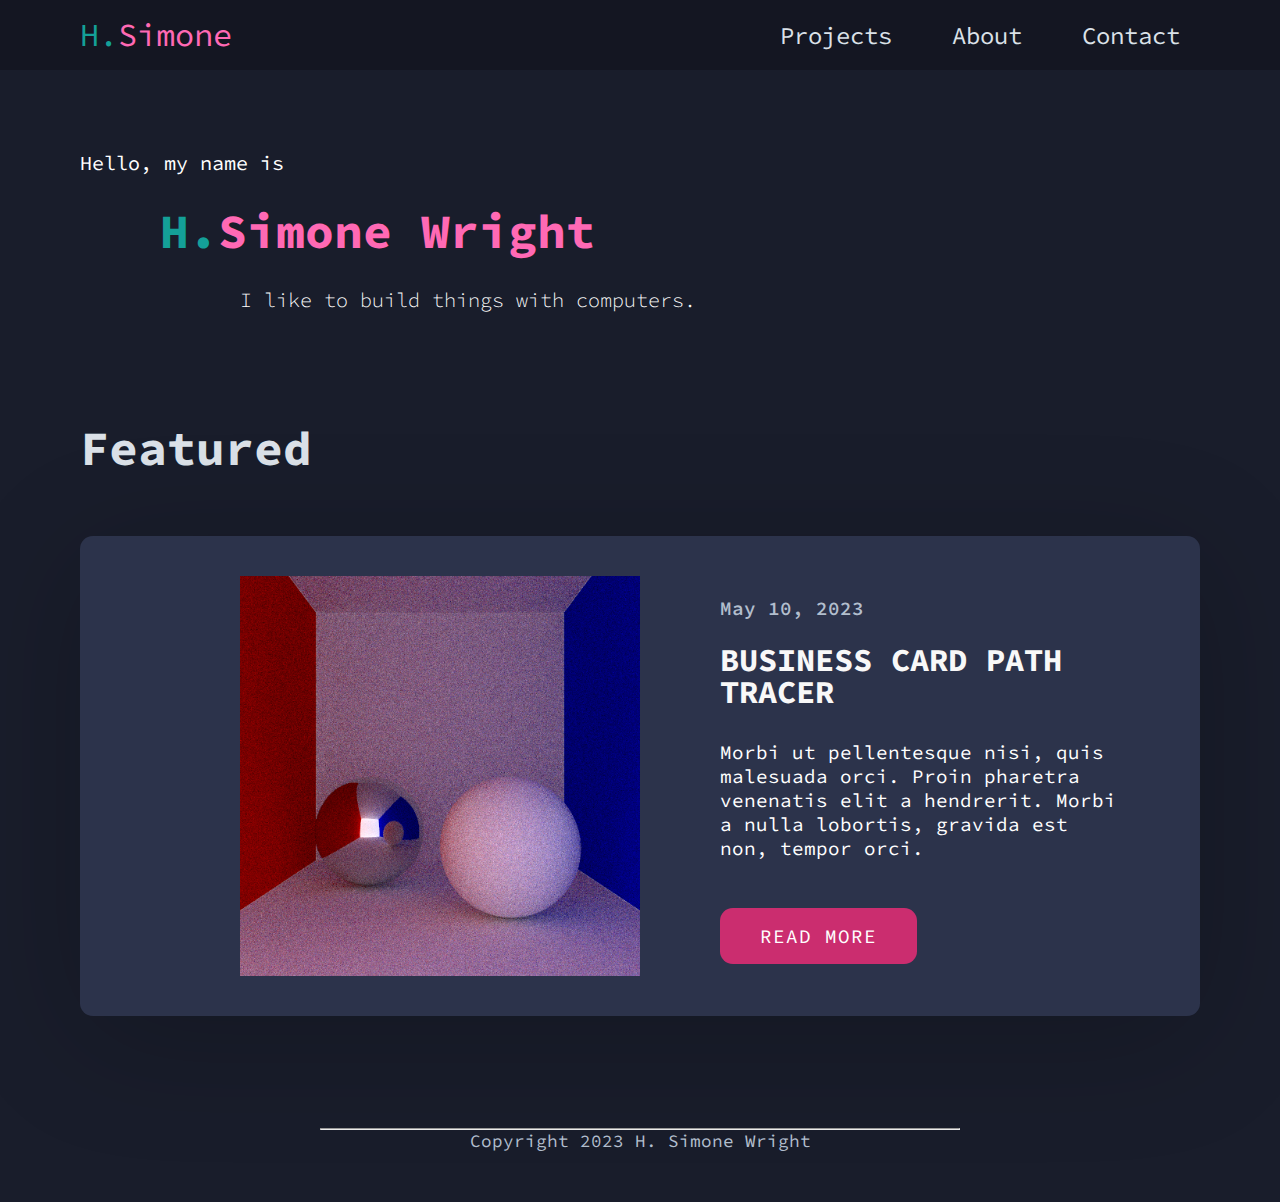
<file: index.html>
<!DOCTYPE html>
<html lang="en">
<head>
    <meta charset="UTF-8">
    <meta http-equiv="X-UA-Compatible" content="IE=edge">
    <meta name="viewport" content="width=device-width, initial-scale=1.0">
    <title>H.Simone</title>
    <link rel="icon" type="image/x-icon" href="/imgs/favicon.ico">
    <link rel="stylesheet" href="styles/style.css">
    <link rel="preconnect" href="https://fonts.googleapis.com">
<link rel="preconnect" href="https://fonts.gstatic.com" crossorigin>
<link rel="stylesheet" href="https://cdnjs.cloudflare.com/ajax/libs/font-awesome/6.2.1/css/all.min.css" integrity="sha512-MV7K8+y+gLIBoVD59lQIYicR65iaqukzvf/nwasF0nqhPay5w/9lJmVM2hMDcnK1OnMGCdVK+iQrJ7lzPJQd1w==" crossorigin="anonymous" referrerpolicy="no-referrer" >
<link href="https://fonts.googleapis.com/css2?family=Source+Code+Pro&display=swap" rel="stylesheet">
</head>
<body class="main-content">
    <header>
        <nav class="nav-bar">
            <a class="nav-branding" href="./">
                <span style="color: #14a098">H.</span><span style="color: #FF69B4">Simone</span>
            </a>
            <ul class="nav-menu">
                <!-- 
                <li class="nav-item">
                    <a href="#" class="nav-link">Blog</a>
                </li>
                -->
                <li class="nav-item">
                    <a href="./projects" class="nav-link">Projects</a>
                </li>
                <li class="nav-item">
                    <a href="./about" class="nav-link">About</a>
                </li>
                <li class="nav-item">
                    <a href="./contact" class="nav-link">Contact</a>
                </li>
            </ul>
            <div class="hamburger">
                <span class="bar"></span>
                <span class="bar"></span>
                <span class="bar"></span>
            </div>
        </nav>
    </header>
    <main>
        <section class="intro">
            Hello, my name is
            <h1 class="section-title section-title-intro">
                <span style="color: #14a098">H.</span>Simone Wright
            </h1>
            <p class="section-subtitle-intro">I like to build things with computers.</p>
            <!--<p class="section-subtitle section-descr-intro">
                Lorem ipsum dolor sit amet, consectetur adipiscing elit.
                Nam fringilla eget libero in blandit. Morbi ut pellentesque nisi, quis malesuada orci.
                Proin pharetra venenatis elit a hendrerit. Morbi a nulla lobortis, gravida est non, tempor orci.
            </p> -->
        </section>
        
        <section class="section projects" id="portfolio">
            <h1 class="section-title">Featured</h1>
            <div class="blog-container">
                <div class="blog-post">
                    <div class="blog-post-img">
                        <a href="./businesscard">
                            <img src="imgs/tempThumbnail.png" alt="Cornell Box">
                        </a>
                    </div>
                    <div class="blog-post-info">
                        <div class="blog-post-card-date">
                            <span>May 10, 2023</span>
                        </div>
                        <h1 class="blog-post-title">Business Card Path Tracer</h1>
                        <p class="blog-post-text">
                            Morbi ut pellentesque nisi, quis malesuada orci.
                            Proin pharetra venenatis elit a hendrerit. Morbi a nulla lobortis, gravida est non, tempor orci.
                        </p>
                        <a href="./businesscard" class="blog-post-cta">Read More</a>
                    </div>
                </div>
            </div>
        </section>
    </main>
    <footer id="footer">
        <hr id="footer-hr">
        Copyright 2023 H. Simone Wright
    </footer>
    <script src="app.js"></script>
</body>
</html>
</file>
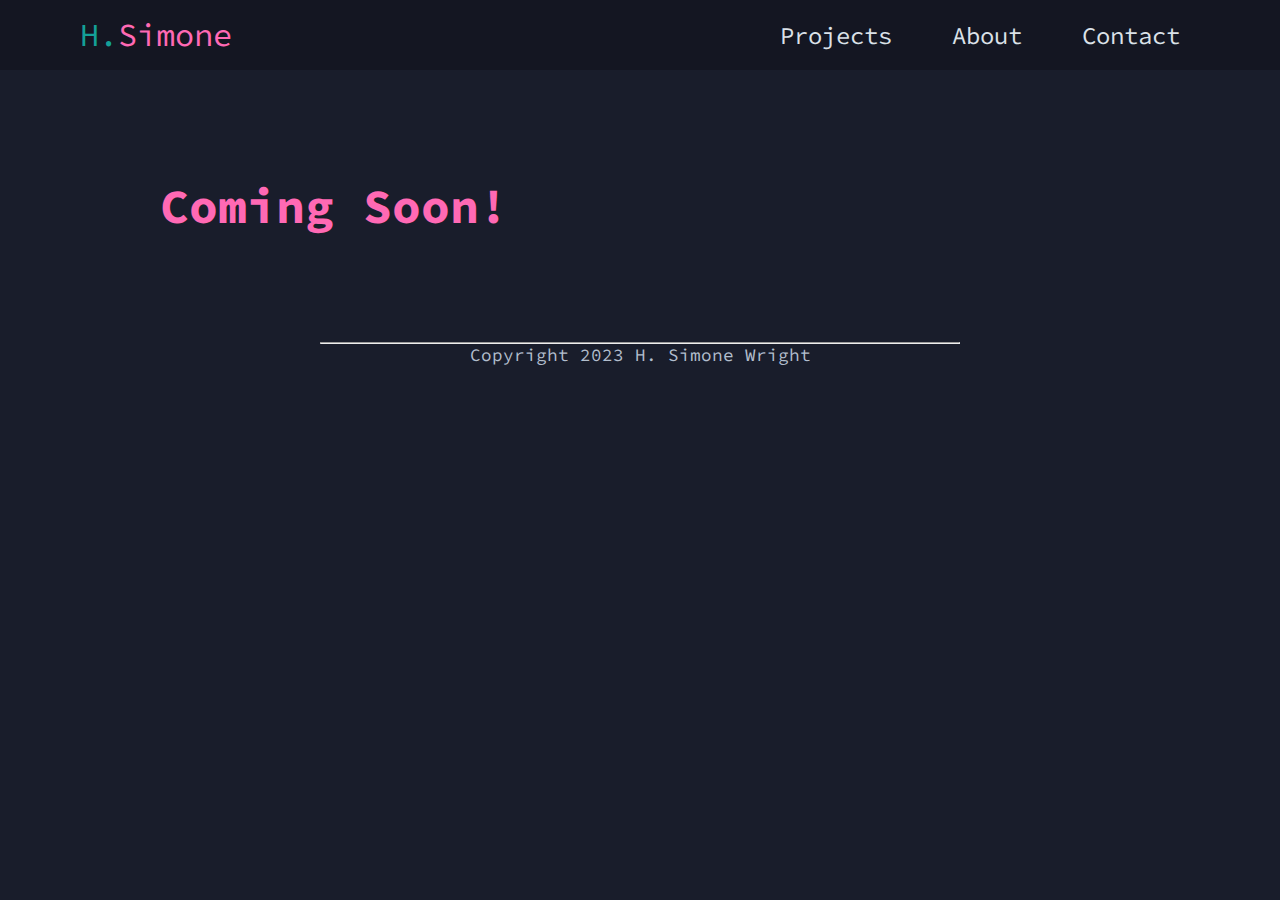
<file: about.html>
<!DOCTYPE html>
<html lang="en">
<head>
    <meta charset="UTF-8">
    <meta http-equiv="X-UA-Compatible" content="IE=edge">
    <meta name="viewport" content="width=device-width, initial-scale=1.0">
    <title>About | H.Simone</title>
    <link rel="icon" type="image/x-icon" href="/imgs/favicon.ico">
    <link rel="stylesheet" href="styles/style.css">
    <link rel="preconnect" href="https://fonts.googleapis.com">
<link rel="preconnect" href="https://fonts.gstatic.com" crossorigin>
<link rel="stylesheet" href="https://cdnjs.cloudflare.com/ajax/libs/font-awesome/6.2.1/css/all.min.css" integrity="sha512-MV7K8+y+gLIBoVD59lQIYicR65iaqukzvf/nwasF0nqhPay5w/9lJmVM2hMDcnK1OnMGCdVK+iQrJ7lzPJQd1w==" crossorigin="anonymous" referrerpolicy="no-referrer" >
<link href="https://fonts.googleapis.com/css2?family=Source+Code+Pro&display=swap" rel="stylesheet">
</head>
<body class="main-content">
    <header>
        <nav class="nav-bar">
            <a class="nav-branding" href="./">
                <span style="color: #14a098">H.</span><span style="color: #FF69B4">Simone</span>
            </a>
            <ul class="nav-menu">
                <!-- 
                <li class="nav-item">
                    <a href="#" class="nav-link">Blog</a>
                </li>
                -->
                <li class="nav-item">
                    <a href="./projects" class="nav-link">Projects</a>
                </li>
                <li class="nav-item">
                    <a href="./about" class="nav-link">About</a>
                </li>
                <li class="nav-item">
                    <a href="./contact" class="nav-link">Contact</a>
                </li>
            </ul>
            <div class="hamburger">
                <span class="bar"></span>
                <span class="bar"></span>
                <span class="bar"></span>
            </div>
        </nav>
    </header>
    <main>
        <section class="blog-intro">
            <h1 class="section-title section-title-intro">
                Coming Soon!
            </h1>
        </section>
        
    </main>
    <footer id="footer">
        <hr id="footer-hr">
        Copyright 2023 H. Simone Wright
    </footer>
    <script src="app.js"></script>
</body>
</html>
</file>
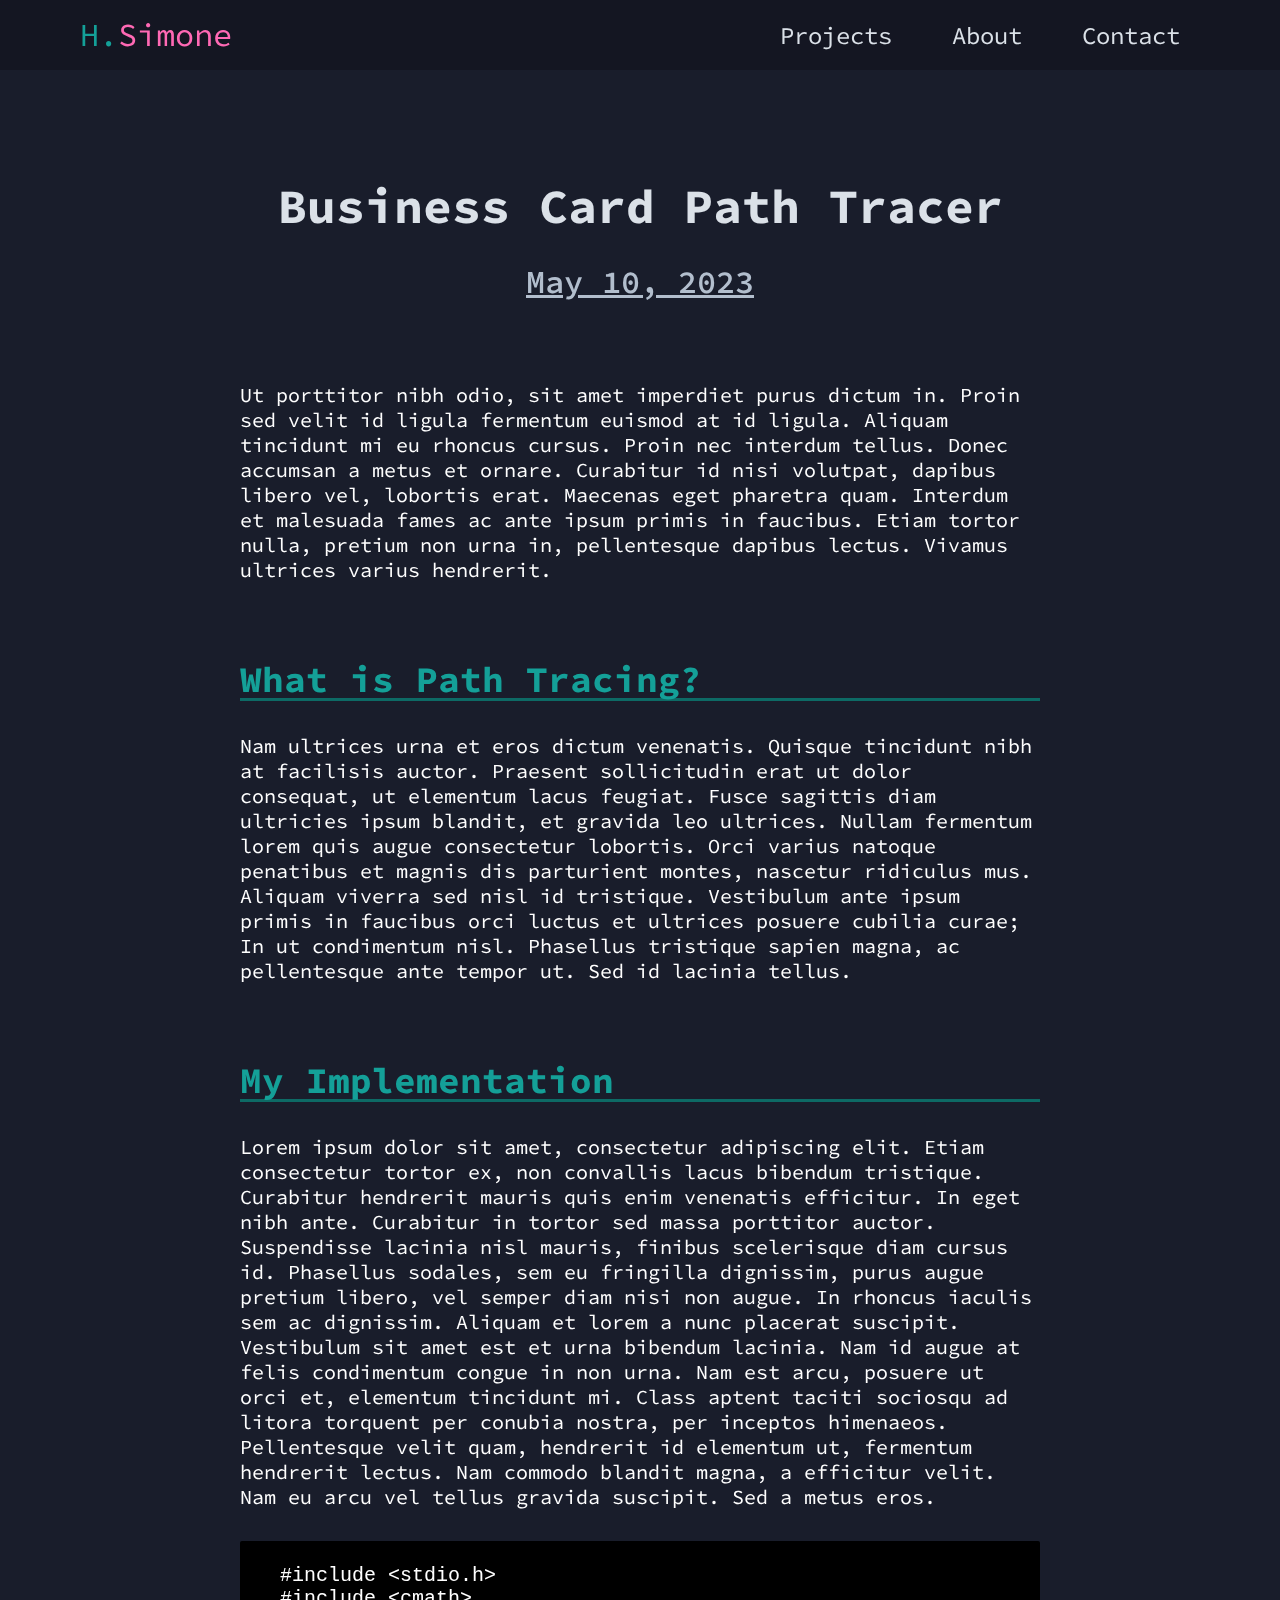
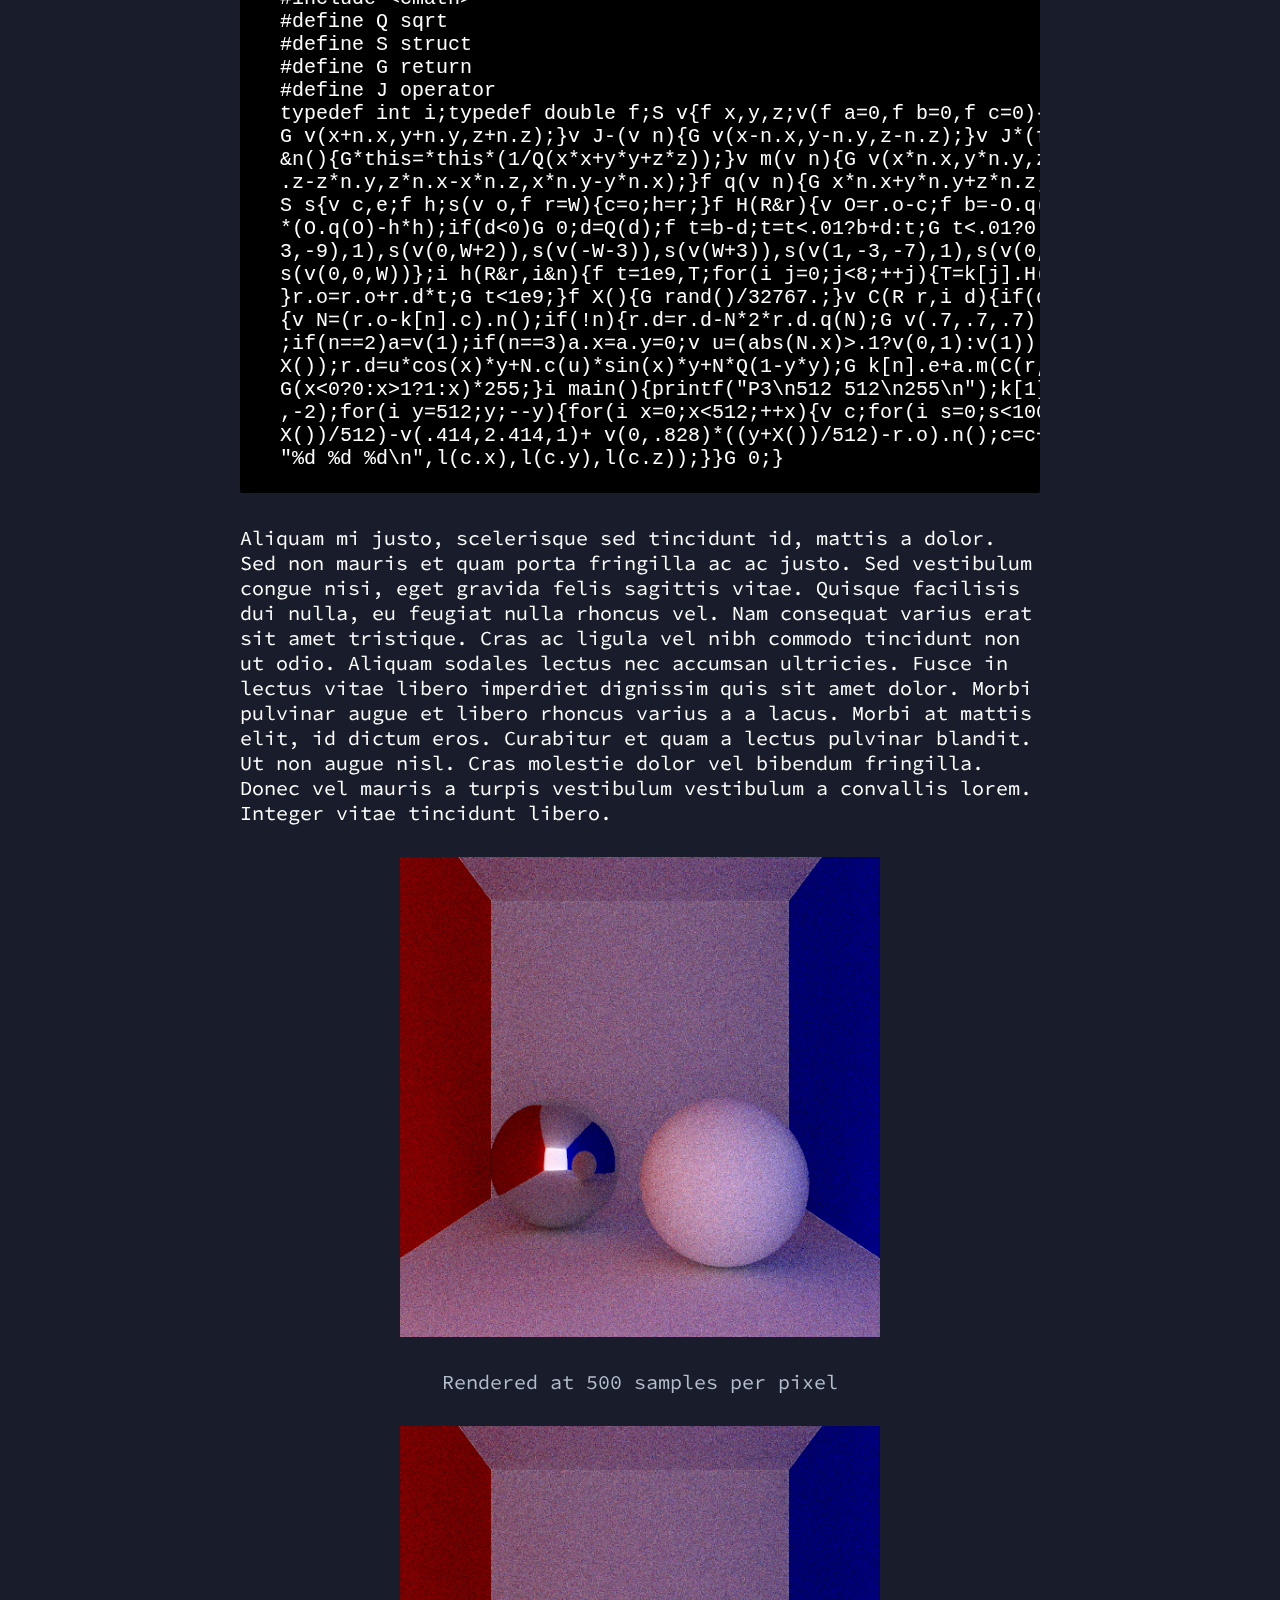
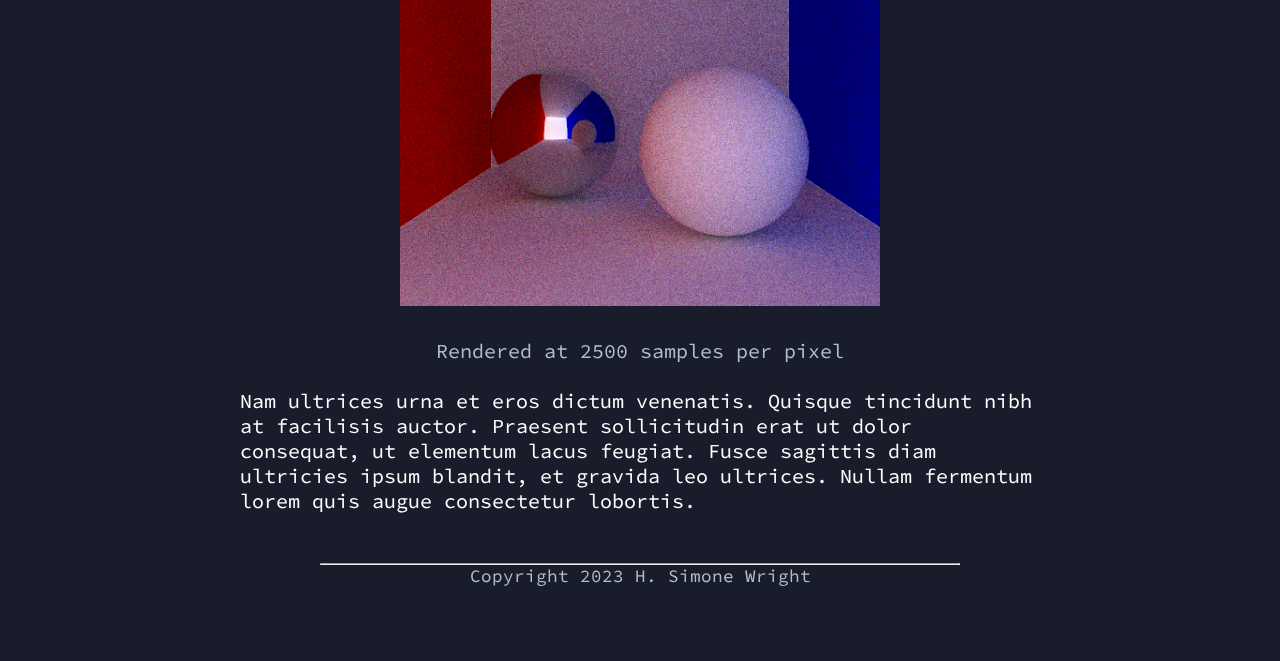
<file: businesscard.html>
<!DOCTYPE html>
<html lang="en">
<head>
    <meta charset="UTF-8">
    <meta http-equiv="X-UA-Compatible" content="IE=edge">
    <meta name="viewport" content="width=device-width, initial-scale=1.0">
    <title>Business Card PT</title>
    <link rel="icon" type="image/x-icon" href="/imgs/favicon.ico">
    <link rel="stylesheet" href="styles/style.css">
    <link rel="preconnect" href="https://fonts.googleapis.com">
<link rel="preconnect" href="https://fonts.gstatic.com" crossorigin>
<link rel="stylesheet" href="https://cdnjs.cloudflare.com/ajax/libs/font-awesome/6.2.1/css/all.min.css" integrity="sha512-MV7K8+y+gLIBoVD59lQIYicR65iaqukzvf/nwasF0nqhPay5w/9lJmVM2hMDcnK1OnMGCdVK+iQrJ7lzPJQd1w==" crossorigin="anonymous" referrerpolicy="no-referrer" >
<link href="https://fonts.googleapis.com/css2?family=Source+Code+Pro&display=swap" rel="stylesheet">
</head>
<body class="main-content">
    <header>
        <nav class="nav-bar">
            <a class="nav-branding" href="./">
                <span style="color: #14a098">H.</span><span style="color: #FF69B4">Simone</span>
            </a>
            <ul class="nav-menu">
                <!-- 
                <li class="nav-item">
                    <a href="#" class="nav-link">Blog</a>
                </li>
                -->
                <li class="nav-item">
                    <a href="./projects" class="nav-link">Projects</a>
                </li>
                <li class="nav-item">
                    <a href="./about" class="nav-link">About</a>
                </li>
                <li class="nav-item">
                    <a href="./contact" class="nav-link">Contact</a>
                </li>
            </ul>
            <div class="hamburger">
                <span class="bar"></span>
                <span class="bar"></span>
                <span class="bar"></span>
            </div>
        </nav>
    </header>
    <main>
        <section class="blog-intro">
            <h1 class="section-title section-title-post">
                Business Card Path Tracer
            </h1>
            <div class="blog-post-date">
                <span>May 10, 2023</span>
            </div>
        </section>
        
        <section class="section blog-post-article" id="portfolio">
            <div class="blog-paragraph">
                <p>
                    Ut porttitor nibh odio, sit amet imperdiet purus dictum in. Proin sed velit id ligula fermentum euismod at id ligula. 
                    Aliquam tincidunt mi eu rhoncus cursus. Proin nec interdum tellus. Donec accumsan a metus et ornare. 
                    Curabitur id nisi volutpat, dapibus libero vel, lobortis erat. Maecenas eget pharetra quam. Interdum et malesuada 
                    fames ac ante ipsum primis in faucibus. 
                    Etiam tortor nulla, pretium non urna in, pellentesque dapibus lectus. Vivamus ultrices varius hendrerit.
                </p>
            </div>
            
            <h1 class="section-subtitle">What is Path Tracing?</h1>
            <div class="blog-paragraph">
                <p>
                    Nam ultrices urna et eros dictum venenatis. Quisque tincidunt nibh at facilisis auctor. Praesent sollicitudin erat 
                    ut dolor consequat, ut elementum lacus feugiat. Fusce sagittis diam ultricies ipsum blandit, et gravida leo ultrices. 
                    Nullam fermentum lorem quis augue consectetur lobortis. Orci varius natoque penatibus et magnis dis parturient 
                    montes, nascetur ridiculus mus. Aliquam viverra sed nisl id tristique. Vestibulum ante ipsum primis in faucibus orci 
                    luctus et ultrices posuere cubilia curae; In ut condimentum nisl. Phasellus tristique sapien magna, ac pellentesque 
                    ante tempor ut. Sed id lacinia tellus.
                </p>
            </div>
            
            <h1 class="section-subtitle">My Implementation</h1>
            <div class="blog-paragraph">
                <p>
                    Lorem ipsum dolor sit amet, consectetur adipiscing elit. Etiam consectetur tortor ex, non convallis lacus bibendum 
                    tristique. Curabitur hendrerit mauris quis enim venenatis efficitur. In eget nibh ante. Curabitur in tortor sed 
                    massa porttitor auctor. Suspendisse lacinia nisl mauris, finibus scelerisque diam cursus id. Phasellus sodales, 
                    sem eu fringilla dignissim, purus augue pretium libero, vel semper diam nisi non augue. In rhoncus iaculis sem ac 
                    dignissim. Aliquam et lorem a nunc placerat suscipit. Vestibulum sit amet est et urna bibendum lacinia. Nam id augue 
                    at felis condimentum congue in non urna. Nam est arcu, posuere ut orci et, elementum tincidunt mi. Class aptent 
                    taciti sociosqu ad litora torquent per conubia nostra, per inceptos himenaeos. Pellentesque velit quam, hendrerit 
                    id elementum ut, fermentum hendrerit lectus. Nam commodo blandit magna, a efficitur velit. 
                    Nam eu arcu vel tellus gravida suscipit. Sed a metus eros.
                    <pre><code>
#include &lt;stdio.h>
#include &lt;cmath&gt;
#define Q sqrt
#define S struct
#define G return
#define J operator
typedef int i;typedef double f;S v{f x,y,z;v(f a=0,f b=0,f c=0){x=a;y=b;z=c;}v J+(v n){
G v(x+n.x,y+n.y,z+n.z);}v J-(v n){G v(x-n.x,y-n.y,z-n.z);}v J*(f n){G v(x*n,y*n,z*n);}v
&n(){G*this=*this*(1/Q(x*x+y*y+z*z));}v m(v n){G v(x*n.x,y*n.y,z*n.z);}v c(v n){G v(y*n
.z-z*n.y,z*n.x-x*n.z,x*n.y-y*n.x);}f q(v n){G x*n.x+y*n.y+z*n.z;}};S R{v o,d;};i W=1e3;
S s{v c,e;f h;s(v o,f r=W){c=o;h=r;}f H(R&r){v O=r.o-c;f b=-O.q(r.d);f d=b*b-r.d.q(r.d)
*(O.q(O)-h*h);if(d&lt;0)G 0;d=Q(d);f t=b-d;t=t&lt;.01?b+d:t;G t&lt;.01?0:t;}};s k[8]={s(v(-1.3,-
3,-9),1),s(v(0,W+2)),s(v(-W-3)),s(v(W+3)),s(v(1,-3,-7),1),s(v(0,-W-4)),s(v(0,0,-W-12)),
s(v(0,0,W))};i h(R&r,i&n){f t=1e9,T;for(i j=0;j&lt;8;++j){T=k[j].H(r);if(T&&T&lt;t){t=T;n=j;}
}r.o=r.o+r.d*t;G t&lt;1e9;}f X(){G rand()/32767.;}v C(R r,i d){if(d&lt;0)G v();i n;if(h(r,n))
{v N=(r.o-k[n].c).n();if(!n){r.d=r.d-N*2*r.d.q(N);G v(.7,.7,.7).m(C(r,d-1));}v a(1,1,1)
;if(n==2)a=v(1);if(n==3)a.x=a.y=0;v u=(abs(N.x)&gt;.1?v(0,1):v(1)).c(N).n();f x=6*X(),y=Q(
X());r.d=u*cos(x)*y+N.c(u)*sin(x)*y+N*Q(1-y*y);G k[n].e+a.m(C(r,d-1));}G v();}i l(f x){
G(x&lt;0?0:x&gt;1?1:x)*255;}i main(){printf("P3\n512 512\n255\n");k[1].e=v(1,1,1);R r;r.o=v(0
,-2);for(i y=512;y;--y){for(i x=0;x&lt;512;++x){v c;for(i s=0;s&lt;100;++s){r.d=(v(.828)*((x+
X())/512)-v(.414,2.414,1)+ v(0,.828)*((y+X())/512)-r.o).n();c=c+C(r,9);}c=c*.01;printf(
"%d %d %d\n",l(c.x),l(c.y),l(c.z));}}G 0;}
                    </code></pre>

                    Aliquam mi justo, scelerisque sed tincidunt id, mattis a dolor. Sed non mauris et quam porta fringilla ac ac justo. 
                    Sed vestibulum congue nisi, eget gravida felis sagittis vitae. Quisque facilisis dui nulla, eu feugiat nulla rhoncus vel. 
                    Nam consequat varius erat sit amet tristique. Cras ac ligula vel nibh commodo tincidunt non ut odio. Aliquam sodales lectus nec 
                    accumsan ultricies. Fusce in lectus vitae libero imperdiet dignissim quis sit amet dolor. Morbi pulvinar augue et libero rhoncus 
                    varius a a lacus. Morbi at mattis elit, id dictum eros. Curabitur et quam a lectus pulvinar blandit. Ut non augue nisl. Cras 
                    molestie dolor vel bibendum fringilla. Donec vel mauris a turpis vestibulum vestibulum a convallis lorem. 
                    Integer vitae tincidunt libero.

                    <img src="imgs/tempThumbnail.png" alt="Cornell Box">
                    <span class="img-descr">Rendered at 500 samples per pixel</span>
                    <img src="imgs/tempThumbnail.png" alt="Cornell Box">
                    <span class="img-descr">Rendered at 2500 samples per pixel</span>
                    <br>
                    Nam ultrices urna et eros dictum venenatis. Quisque tincidunt nibh at facilisis auctor. Praesent sollicitudin erat ut dolor 
                    consequat, ut elementum lacus feugiat. Fusce sagittis diam ultricies ipsum blandit, et gravida leo ultrices. Nullam 
                    fermentum lorem quis augue consectetur lobortis.
                </p>
            </div>
        </section>
    </main>
    <footer id="footer">
        <hr id="footer-hr">
        Copyright 2023 H. Simone Wright
    </footer>

    <script src="app.js"></script>
</body>
</html>
</file>
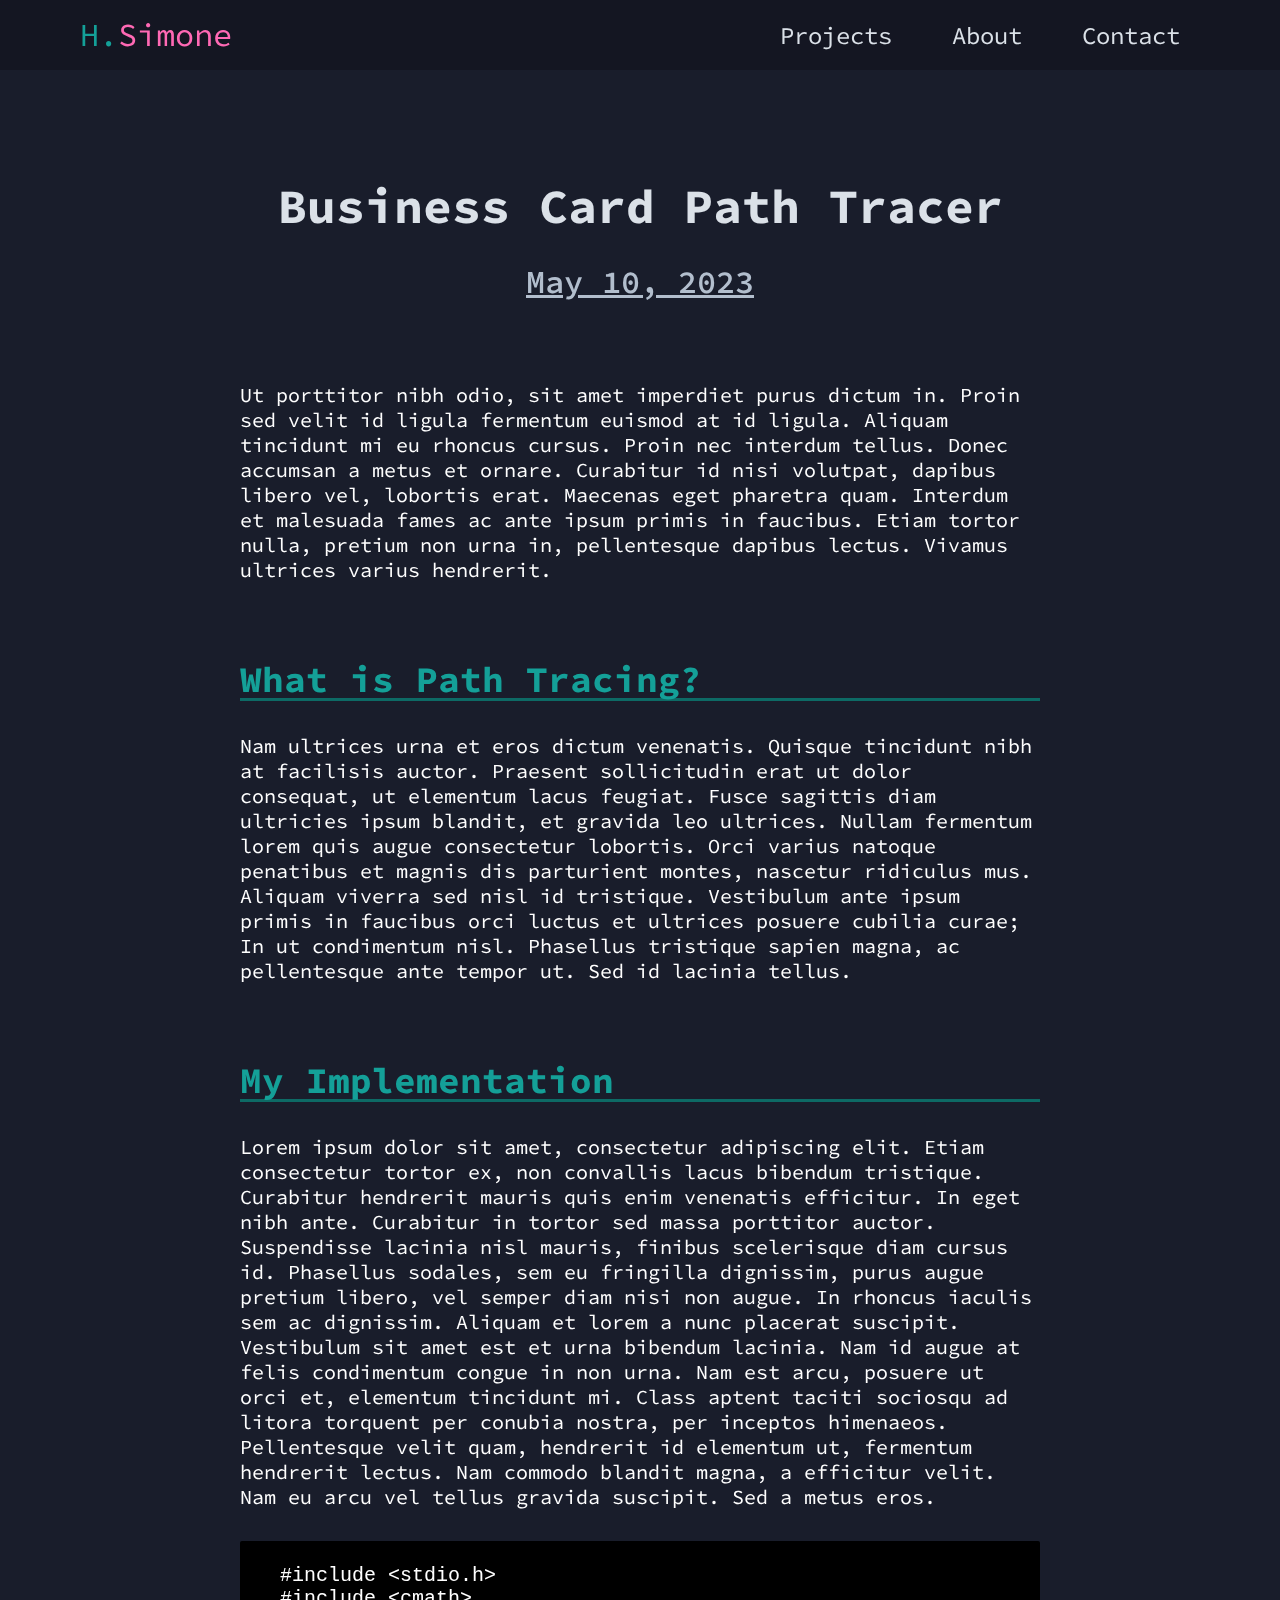
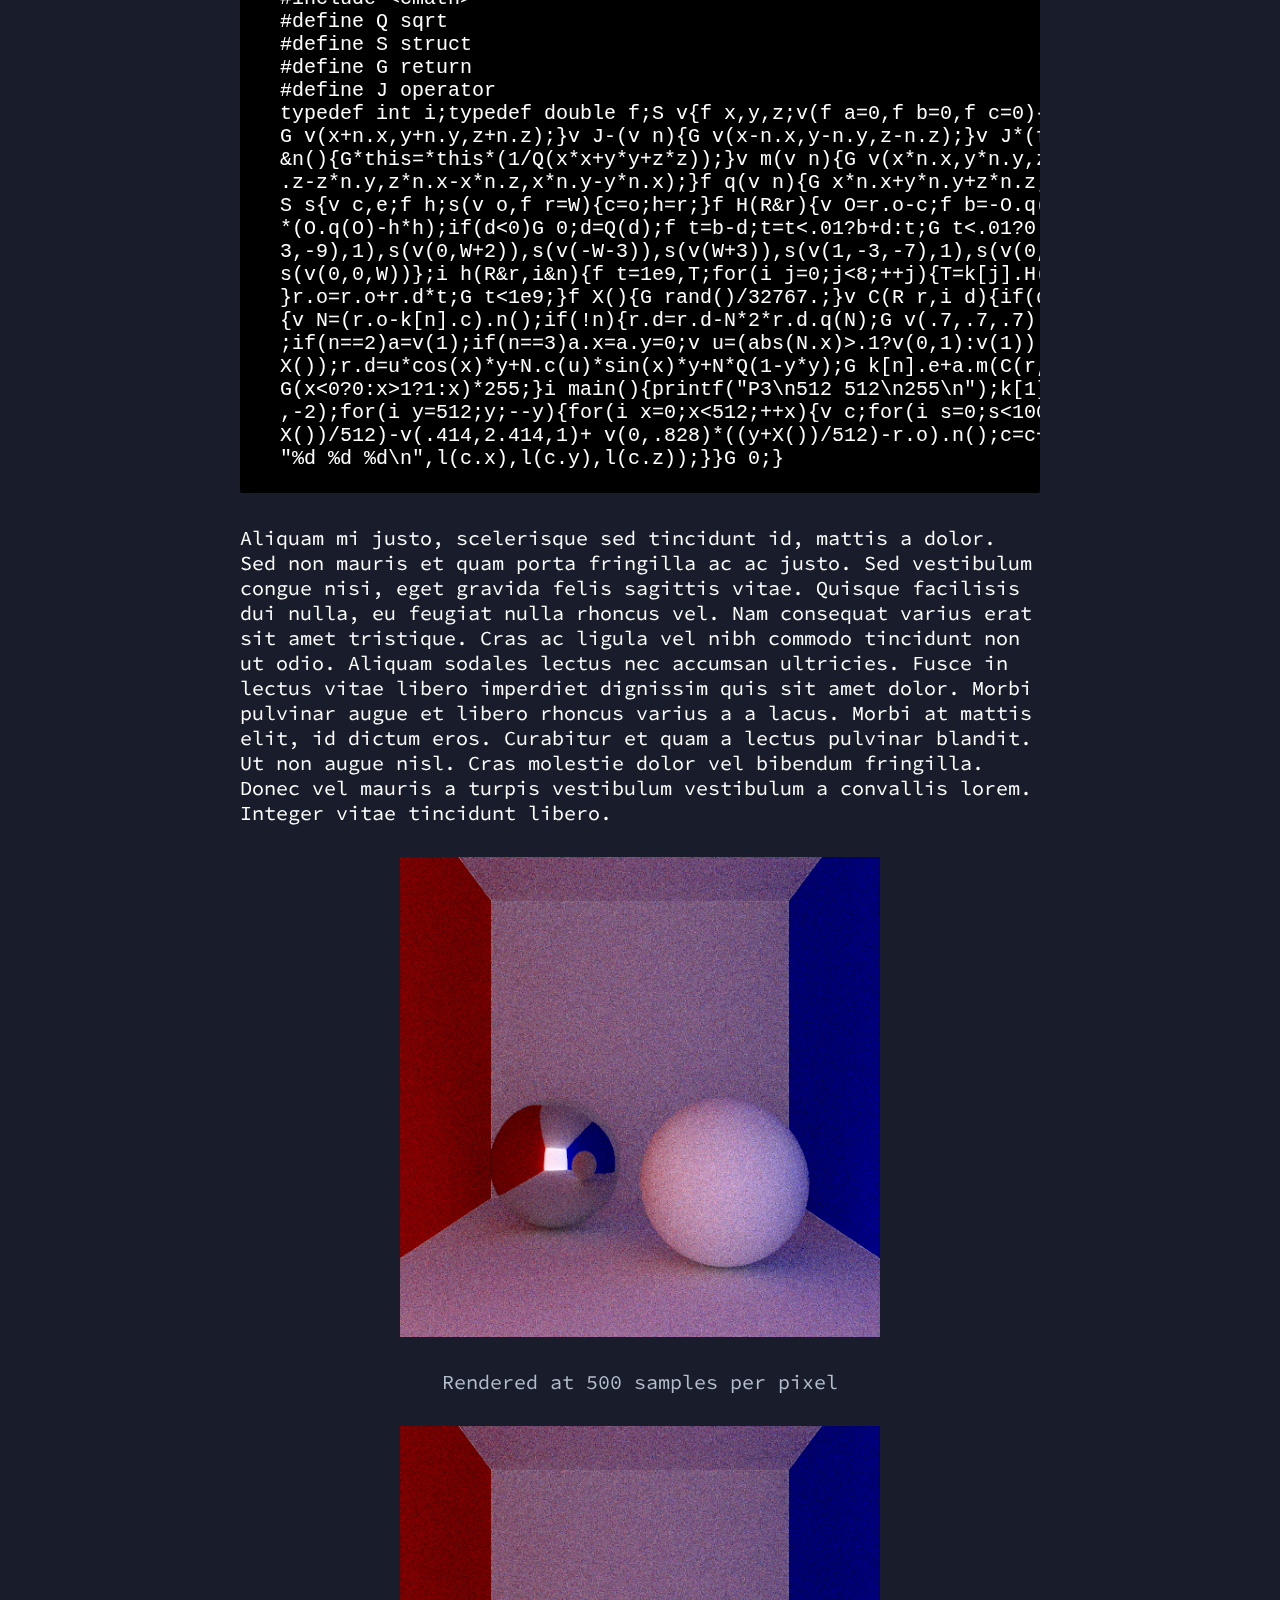
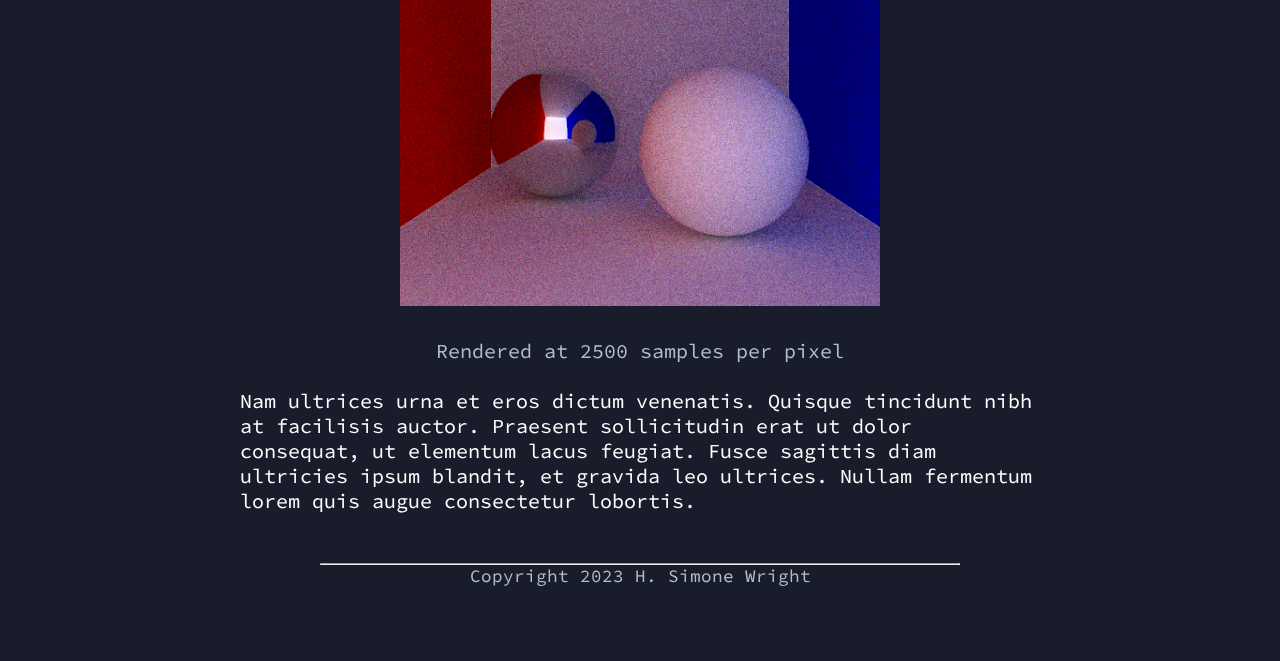
<file: businessCardPT.html>
<!DOCTYPE html>
<html lang="en">
<head>
    <meta charset="UTF-8">
    <meta http-equiv="X-UA-Compatible" content="IE=edge">
    <meta name="viewport" content="width=device-width, initial-scale=1.0">
    <title>Business Card PT</title>
    <link rel="stylesheet" href="styles/style.css">
    <link rel="preconnect" href="https://fonts.googleapis.com">
<link rel="preconnect" href="https://fonts.gstatic.com" crossorigin>
<link rel="stylesheet" href="https://cdnjs.cloudflare.com/ajax/libs/font-awesome/6.2.1/css/all.min.css" integrity="sha512-MV7K8+y+gLIBoVD59lQIYicR65iaqukzvf/nwasF0nqhPay5w/9lJmVM2hMDcnK1OnMGCdVK+iQrJ7lzPJQd1w==" crossorigin="anonymous" referrerpolicy="no-referrer" />
<link href="https://fonts.googleapis.com/css2?family=Source+Code+Pro&display=swap" rel="stylesheet">
</head>
<body class="main-content">
    <header id="home">
        <nav class="nav-bar">
            <a class="nav-branding" href="index.html">
                <span style="color: #14a098">H.</span><span style="color: #FF69B4">Simone</span>
            </a>
            <ul class="nav-menu">
                <!-- 
                <li class="nav-item">
                    <a href="#" class="nav-link">Blog</a>
                </li>
                -->
                <li class="nav-item">
                    <a href="#" class="nav-link">Projects</a>
                </li>
                <li class="nav-item">
                    <a href="#" class="nav-link">About</a>
                </li>
                <li class="nav-item">
                    <a href="#" class="nav-link">Contact</a>
                </li>
            </ul>
            <div class="hamburger">
                <span class="bar"></span>
                <span class="bar"></span>
                <span class="bar"></span>
            </div>
        </nav>
    </header>
    <main>
        <section class="blog-intro">
            <h1 class="section-title section-title-post">
                Business Card Path Tracer
            </h1>
            <div class="blog-post-date">
                <span>May 10, 2023</span>
            </div>
        </section>
        
        <section class="section blog-post-article" id="portfolio">
            <div class="blog-paragraph">
                <p>
                    Ut porttitor nibh odio, sit amet imperdiet purus dictum in. Proin sed velit id ligula fermentum euismod at id ligula. 
                    Aliquam tincidunt mi eu rhoncus cursus. Proin nec interdum tellus. Donec accumsan a metus et ornare. 
                    Curabitur id nisi volutpat, dapibus libero vel, lobortis erat. Maecenas eget pharetra quam. Interdum et malesuada 
                    fames ac ante ipsum primis in faucibus. 
                    Etiam tortor nulla, pretium non urna in, pellentesque dapibus lectus. Vivamus ultrices varius hendrerit.
                </p>
            </div>
            
            <h1 class="section-subtitle">What is Path Tracing?</h1>
            <div class="blog-paragraph">
                <p>
                    Nam ultrices urna et eros dictum venenatis. Quisque tincidunt nibh at facilisis auctor. Praesent sollicitudin erat 
                    ut dolor consequat, ut elementum lacus feugiat. Fusce sagittis diam ultricies ipsum blandit, et gravida leo ultrices. 
                    Nullam fermentum lorem quis augue consectetur lobortis. Orci varius natoque penatibus et magnis dis parturient 
                    montes, nascetur ridiculus mus. Aliquam viverra sed nisl id tristique. Vestibulum ante ipsum primis in faucibus orci 
                    luctus et ultrices posuere cubilia curae; In ut condimentum nisl. Phasellus tristique sapien magna, ac pellentesque 
                    ante tempor ut. Sed id lacinia tellus.
                </p>
            </div>
            
            <h1 class="section-subtitle">My Implementation</h1>
            <div class="blog-paragraph">
                <p>
                    Lorem ipsum dolor sit amet, consectetur adipiscing elit. Etiam consectetur tortor ex, non convallis lacus bibendum 
                    tristique. Curabitur hendrerit mauris quis enim venenatis efficitur. In eget nibh ante. Curabitur in tortor sed 
                    massa porttitor auctor. Suspendisse lacinia nisl mauris, finibus scelerisque diam cursus id. Phasellus sodales, 
                    sem eu fringilla dignissim, purus augue pretium libero, vel semper diam nisi non augue. In rhoncus iaculis sem ac 
                    dignissim. Aliquam et lorem a nunc placerat suscipit. Vestibulum sit amet est et urna bibendum lacinia. Nam id augue 
                    at felis condimentum congue in non urna. Nam est arcu, posuere ut orci et, elementum tincidunt mi. Class aptent 
                    taciti sociosqu ad litora torquent per conubia nostra, per inceptos himenaeos. Pellentesque velit quam, hendrerit 
                    id elementum ut, fermentum hendrerit lectus. Nam commodo blandit magna, a efficitur velit. 
                    Nam eu arcu vel tellus gravida suscipit. Sed a metus eros.
                    <pre><code>
#include &lt;stdio.h>
#include &lt;cmath&gt;
#define Q sqrt
#define S struct
#define G return
#define J operator
typedef int i;typedef double f;S v{f x,y,z;v(f a=0,f b=0,f c=0){x=a;y=b;z=c;}v J+(v n){
G v(x+n.x,y+n.y,z+n.z);}v J-(v n){G v(x-n.x,y-n.y,z-n.z);}v J*(f n){G v(x*n,y*n,z*n);}v
&n(){G*this=*this*(1/Q(x*x+y*y+z*z));}v m(v n){G v(x*n.x,y*n.y,z*n.z);}v c(v n){G v(y*n
.z-z*n.y,z*n.x-x*n.z,x*n.y-y*n.x);}f q(v n){G x*n.x+y*n.y+z*n.z;}};S R{v o,d;};i W=1e3;
S s{v c,e;f h;s(v o,f r=W){c=o;h=r;}f H(R&r){v O=r.o-c;f b=-O.q(r.d);f d=b*b-r.d.q(r.d)
*(O.q(O)-h*h);if(d&lt;0)G 0;d=Q(d);f t=b-d;t=t&lt;.01?b+d:t;G t&lt;.01?0:t;}};s k[8]={s(v(-1.3,-
3,-9),1),s(v(0,W+2)),s(v(-W-3)),s(v(W+3)),s(v(1,-3,-7),1),s(v(0,-W-4)),s(v(0,0,-W-12)),
s(v(0,0,W))};i h(R&r,i&n){f t=1e9,T;for(i j=0;j&lt;8;++j){T=k[j].H(r);if(T&&T&lt;t){t=T;n=j;}
}r.o=r.o+r.d*t;G t&lt;1e9;}f X(){G rand()/32767.;}v C(R r,i d){if(d&lt;0)G v();i n;if(h(r,n))
{v N=(r.o-k[n].c).n();if(!n){r.d=r.d-N*2*r.d.q(N);G v(.7,.7,.7).m(C(r,d-1));}v a(1,1,1)
;if(n==2)a=v(1);if(n==3)a.x=a.y=0;v u=(abs(N.x)&gt;.1?v(0,1):v(1)).c(N).n();f x=6*X(),y=Q(
X());r.d=u*cos(x)*y+N.c(u)*sin(x)*y+N*Q(1-y*y);G k[n].e+a.m(C(r,d-1));}G v();}i l(f x){
G(x&lt;0?0:x&gt;1?1:x)*255;}i main(){printf("P3\n512 512\n255\n");k[1].e=v(1,1,1);R r;r.o=v(0
,-2);for(i y=512;y;--y){for(i x=0;x&lt;512;++x){v c;for(i s=0;s&lt;100;++s){r.d=(v(.828)*((x+
X())/512)-v(.414,2.414,1)+ v(0,.828)*((y+X())/512)-r.o).n();c=c+C(r,9);}c=c*.01;printf(
"%d %d %d\n",l(c.x),l(c.y),l(c.z));}}G 0;}
                    </pre></code>

                    Aliquam mi justo, scelerisque sed tincidunt id, mattis a dolor. Sed non mauris et quam porta fringilla ac ac justo. 
                    Sed vestibulum congue nisi, eget gravida felis sagittis vitae. Quisque facilisis dui nulla, eu feugiat nulla rhoncus vel. 
                    Nam consequat varius erat sit amet tristique. Cras ac ligula vel nibh commodo tincidunt non ut odio. Aliquam sodales lectus nec 
                    accumsan ultricies. Fusce in lectus vitae libero imperdiet dignissim quis sit amet dolor. Morbi pulvinar augue et libero rhoncus 
                    varius a a lacus. Morbi at mattis elit, id dictum eros. Curabitur et quam a lectus pulvinar blandit. Ut non augue nisl. Cras 
                    molestie dolor vel bibendum fringilla. Donec vel mauris a turpis vestibulum vestibulum a convallis lorem. 
                    Integer vitae tincidunt libero.

                    <img src="imgs/tempThumbnail.png" alt="Cornell Box">
                    <span class="img-descr">Rendered at 500 samples per pixel</span>
                    <img src="imgs/tempThumbnail.png" alt="Cornell Box">
                    <span class="img-descr">Rendered at 2500 samples per pixel</span>
                    <br>
                    Nam ultrices urna et eros dictum venenatis. Quisque tincidunt nibh at facilisis auctor. Praesent sollicitudin erat ut dolor 
                    consequat, ut elementum lacus feugiat. Fusce sagittis diam ultricies ipsum blandit, et gravida leo ultrices. Nullam 
                    fermentum lorem quis augue consectetur lobortis.
                </p>
            </div>
        </section>
    </main>
    <footer id="footer">
        <hr id="footer-hr">
        Copyright 2023 H. Simone Wright
    </footer>

    <!--
    <div class="controls">
        <div class="control control-1 active-btn" data-id="home">
            <i class="fa-solid fa-house"></i>
        </div>
        <div class="control control-2" data-id="about">
            <i class="fas fa-user"></i>
        </div>
        <div class="control control-3" data-id="portfolio">
            <i class="fas fa-briefcase"></i>
        </div>
        <div class="control control-4" data-id="blogs">
            <i class="far fa-newspaper"></i>
        </div>
        <div class="control control-5" data-id="contact">
            <i class="fas fa-envelope-open"></i>
        </div>
    </div>
    -->
    <script src="app.js"></script>
</body>
</html>
</file>
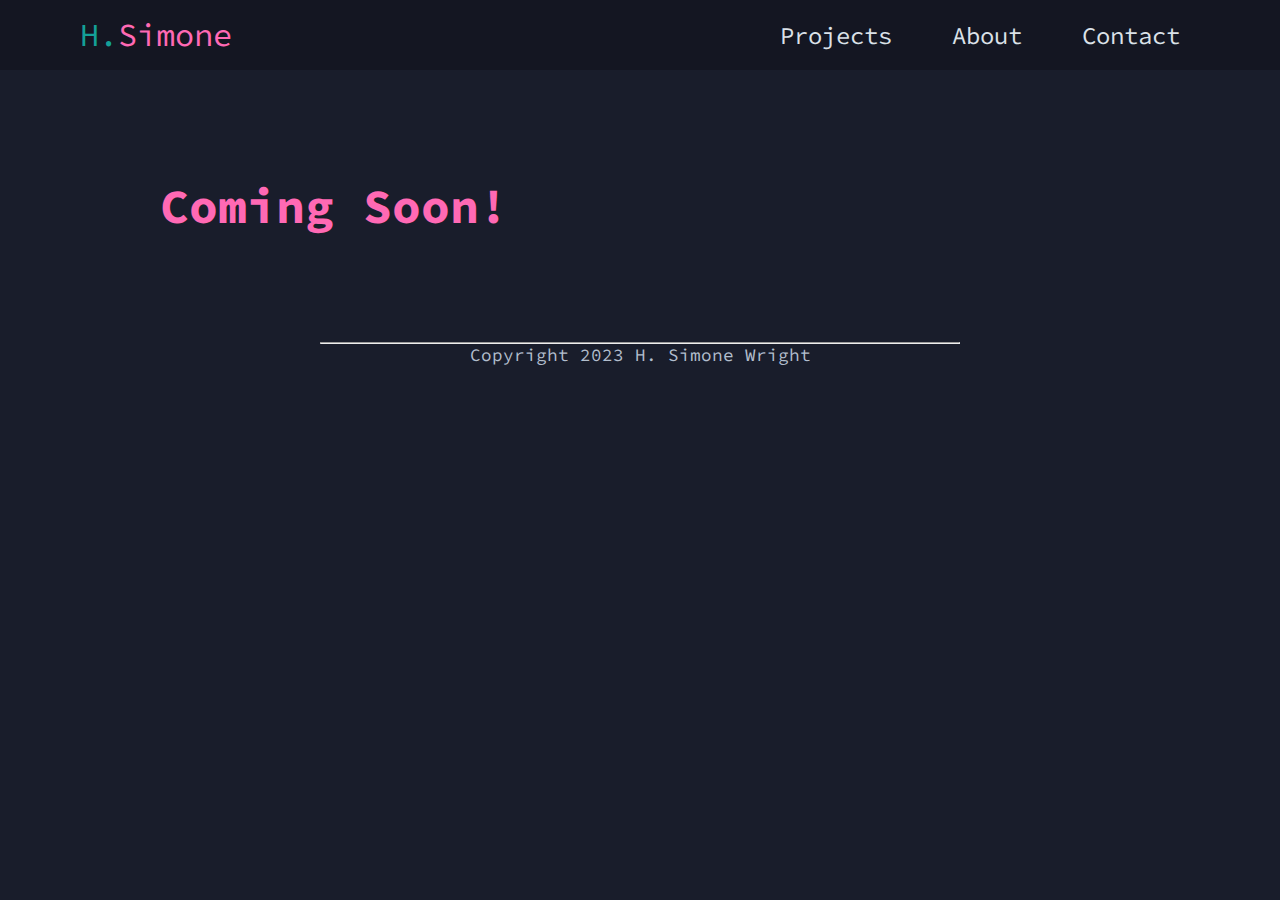
<file: contact.html>
<!DOCTYPE html>
<html lang="en">
<head>
    <meta charset="UTF-8">
    <meta http-equiv="X-UA-Compatible" content="IE=edge">
    <meta name="viewport" content="width=device-width, initial-scale=1.0">
    <title>Contact | H.Simone</title>
    <link rel="icon" type="image/x-icon" href="/imgs/favicon.ico">
    <link rel="stylesheet" href="styles/style.css">
    <link rel="preconnect" href="https://fonts.googleapis.com">
<link rel="preconnect" href="https://fonts.gstatic.com" crossorigin>
<link rel="stylesheet" href="https://cdnjs.cloudflare.com/ajax/libs/font-awesome/6.2.1/css/all.min.css" integrity="sha512-MV7K8+y+gLIBoVD59lQIYicR65iaqukzvf/nwasF0nqhPay5w/9lJmVM2hMDcnK1OnMGCdVK+iQrJ7lzPJQd1w==" crossorigin="anonymous" referrerpolicy="no-referrer" >
<link href="https://fonts.googleapis.com/css2?family=Source+Code+Pro&display=swap" rel="stylesheet">
</head>
<body class="main-content">
    <header>
        <nav class="nav-bar">
            <a class="nav-branding" href="./">
                <span style="color: #14a098">H.</span><span style="color: #FF69B4">Simone</span>
            </a>
            <ul class="nav-menu">
                <!-- 
                <li class="nav-item">
                    <a href="#" class="nav-link">Blog</a>
                </li>
                -->
                <li class="nav-item">
                    <a href="./projects" class="nav-link">Projects</a>
                </li>
                <li class="nav-item">
                    <a href="./about" class="nav-link">About</a>
                </li>
                <li class="nav-item">
                    <a href="./contact" class="nav-link">Contact</a>
                </li>
            </ul>
            <div class="hamburger">
                <span class="bar"></span>
                <span class="bar"></span>
                <span class="bar"></span>
            </div>
        </nav>
    </header>
    <main>
        <section class="blog-intro">
            <h1 class="section-title section-title-intro">
                Coming Soon!
            </h1>
        </section>
        
    </main>
    <footer id="footer">
        <hr id="footer-hr">
        Copyright 2023 H. Simone Wright
    </footer>
    <script src="app.js"></script>
</body>
</html>
</file>
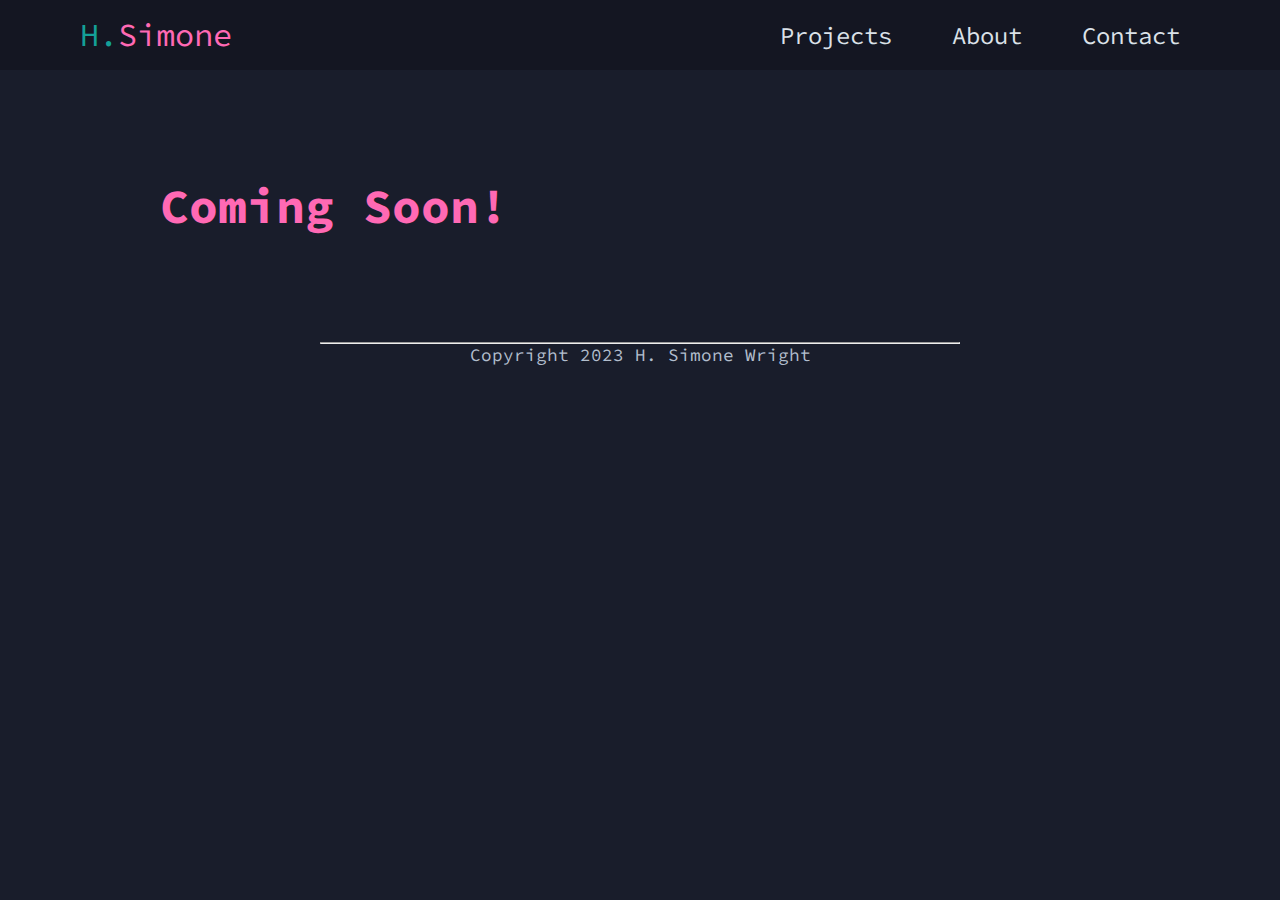
<file: projects.html>
<!DOCTYPE html>
<html lang="en">
<head>
    <meta charset="UTF-8">
    <meta http-equiv="X-UA-Compatible" content="IE=edge">
    <meta name="viewport" content="width=device-width, initial-scale=1.0">
    <title>Projects | H.Simone</title>
    <link rel="icon" type="image/x-icon" href="/imgs/favicon.ico">
    <link rel="stylesheet" href="styles/style.css">
    <link rel="preconnect" href="https://fonts.googleapis.com">
<link rel="preconnect" href="https://fonts.gstatic.com" crossorigin>
<link rel="stylesheet" href="https://cdnjs.cloudflare.com/ajax/libs/font-awesome/6.2.1/css/all.min.css" integrity="sha512-MV7K8+y+gLIBoVD59lQIYicR65iaqukzvf/nwasF0nqhPay5w/9lJmVM2hMDcnK1OnMGCdVK+iQrJ7lzPJQd1w==" crossorigin="anonymous" referrerpolicy="no-referrer" >
<link href="https://fonts.googleapis.com/css2?family=Source+Code+Pro&display=swap" rel="stylesheet">
</head>
<body class="main-content">
    <header>
        <nav class="nav-bar">
            <a class="nav-branding" href="./">
                <span style="color: #14a098">H.</span><span style="color: #FF69B4">Simone</span>
            </a>
            <ul class="nav-menu">
                <!-- 
                <li class="nav-item">
                    <a href="#" class="nav-link">Blog</a>
                </li>
                -->
                <li class="nav-item">
                    <a href="./projects" class="nav-link">Projects</a>
                </li>
                <li class="nav-item">
                    <a href="./about" class="nav-link">About</a>
                </li>
                <li class="nav-item">
                    <a href="./contact" class="nav-link">Contact</a>
                </li>
            </ul>
            <div class="hamburger">
                <span class="bar"></span>
                <span class="bar"></span>
                <span class="bar"></span>
            </div>
        </nav>
    </header>
    <main>
        <section class="blog-intro">
            <h1 class="section-title section-title-intro">
                Coming Soon!
            </h1>
        </section>
        
    </main>
    <footer id="footer">
        <hr id="footer-hr">
        Copyright 2023 H. Simone Wright
    </footer>
    <script src="app.js"></script>
</body>
</html>
</file>
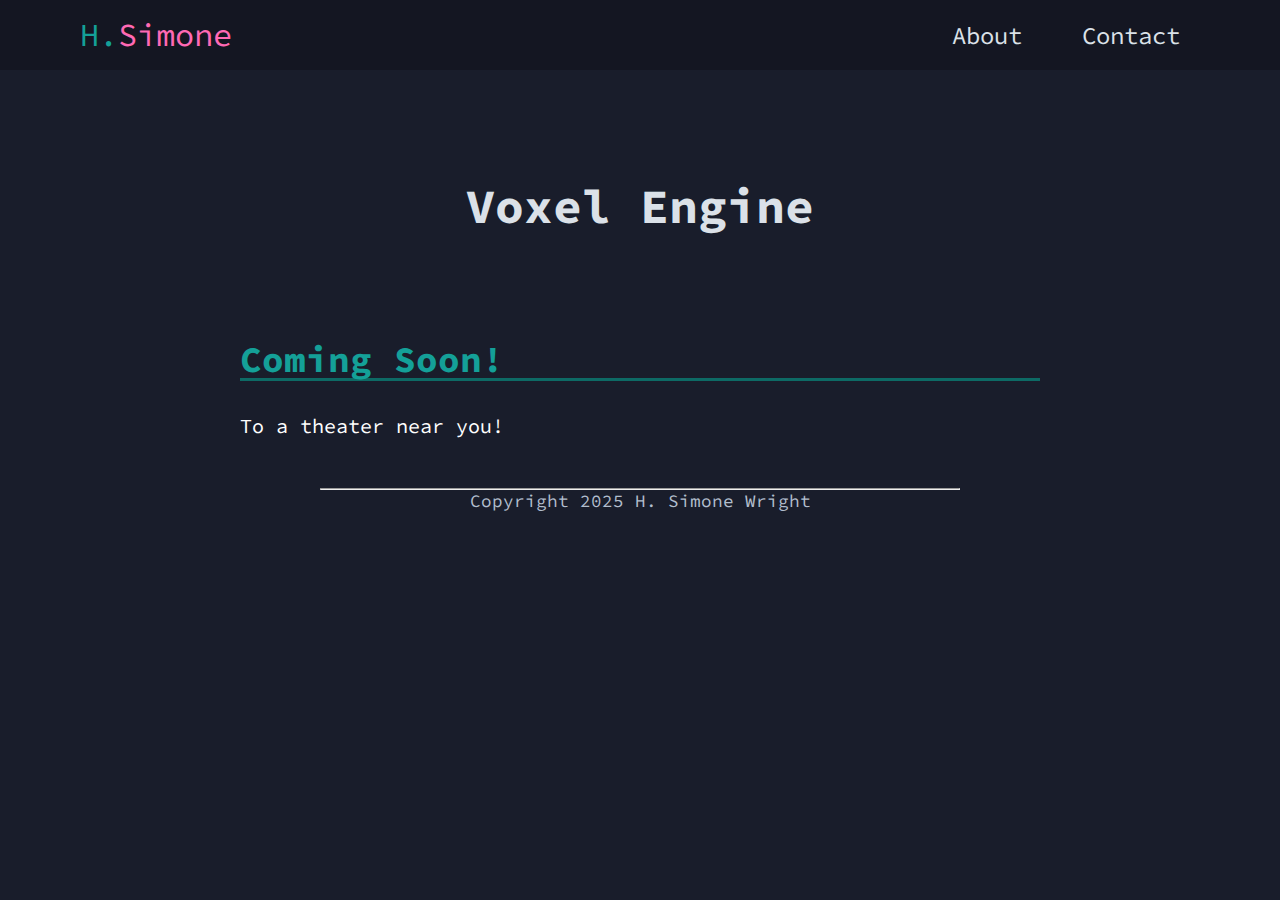
<file: voxelEngine.html>
<!DOCTYPE html>
<html lang="en">
<head>
    <meta charset="UTF-8">
    <meta http-equiv="X-UA-Compatible" content="IE=edge">
    <meta name="viewport" content="width=device-width, initial-scale=1.0">
    <title>About | H.Simone</title>
    <link rel="icon" type="image/x-icon" href="/imgs/favicon.ico">
    <link rel="stylesheet" href="styles/style.css">
    <link rel="preconnect" href="https://fonts.googleapis.com">
<link rel="preconnect" href="https://fonts.gstatic.com" crossorigin>
<link rel="stylesheet" href="https://cdnjs.cloudflare.com/ajax/libs/font-awesome/6.2.1/css/all.min.css" integrity="sha512-MV7K8+y+gLIBoVD59lQIYicR65iaqukzvf/nwasF0nqhPay5w/9lJmVM2hMDcnK1OnMGCdVK+iQrJ7lzPJQd1w==" crossorigin="anonymous" referrerpolicy="no-referrer" >
<link href="https://fonts.googleapis.com/css2?family=Source+Code+Pro&display=swap" rel="stylesheet">
</head>
<body class="main-content">
    <header>
        <nav class="nav-bar">
            <a class="nav-branding" href="./">
                <span style="color: #14a098">H.</span><span style="color: #FF69B4">Simone</span>
            </a>
            <ul class="nav-menu">
                <!-- 
                <li class="nav-item">
                    <a href="#" class="nav-link">Blog</a>
                </li>
                <li class="nav-item">
                    <a href="./projects" class="nav-link">Projects</a>
                </li>
                -->
                <li class="nav-item">
                    <a href="./about" class="nav-link">About</a>
                </li>
                <li class="nav-item">
                    <a href="./contact" class="nav-link">Contact</a>
                </li>
            </ul>
            <div class="hamburger">
                <span class="bar"></span>
                <span class="bar"></span>
                <span class="bar"></span>
            </div>
        </nav>
    </header>
    <main>
        <section class="blog-intro">
            <h1 class="section-title section-title-post">
                Voxel Engine
            </h1>
        </section>

        <section class="section blog-post-article" id="portfolio">
            <h1 class="section-subtitle">Coming Soon!</h1>
            <div class="blog-paragraph">
                <p>
                To a theater near you!
                </p>
            </div>
        </section>
        
    </main>
    <footer id="footer">
        <hr id="footer-hr">
        Copyright 2025 H. Simone Wright
    </footer>
    <script src="app.js"></script>
</body>
</html>
</file>
<file: styles/style.css>
* {
  margin: 0;
  padding: 0;
  box-sizing: border-box;
  list-style: none;
}

:root {
  --color-primary: #191d2b;
  --color-secondary: #CB2D6F;
  --color-secondary-text: #FF69B4;
  --color-tertiary: #14a098;
  --color-blue: #69b4ff;
  --color-header: #2C334B;
  --color-white: #FFFFFF;
  --color-black: #000;
  --color-grey0: #f8f8f8;
  --color-grey-1: #dbe1e8;
  --color-grey-2: #b2becd;
  --color-grey-3: #6c7983;
  --color-grey-4: #454e56;
  --color-grey-5: #2c3139;
  --color-grey-6: #12181b;
  --br-sm-2: 14px;
  --box-shadow-1: 0 3px 15px rgba(0,0,0,.2);
  --fs-reg: 300;
  --fs-bold: 900;
  --fs-h1: 3rem;
  --fs-h2: 2.25rem;
  --fs-h3: 1.25rem;
  --fs-body: 1rem;
}

body {
  background-color: var(--color-primary);
  font-family: "Source Code Pro", monospace;
  font-size: 1.1rem;
  color: var(--color-white);
  transition: all 0.4s ease-in-out;
}

li { list-style: none; }

img { width: 100%; }

a {
  text-decoration: none;
  color: var(--color-white);
}

strong { font-weight: var(--fs-bold); }

/* Typography */
h1, h2, h3 {
  line-height: 1;
  margin: 0;
}

h1 { font-size: var(--fs-h1); }

h2 { font-size: var(--fs-h2); }

h3 { font-size: var(--fs-h3); }

pre {
  background-color: var(--color-black);
  margin: 2rem 0;
  overflow-y: auto;
  border-radius: 2px;
  padding: 0 2.5rem;
}

.nav-bar {
  display: flex;
  justify-content: space-between;
  align-items: center;
  padding: 15px 5rem;
  color: var(--color-white);
  background-color: #141622;
  /*outline: 2.5px solid rgba(151, 151, 151, 0.12);*/
  font-family: inherit;
  font-size: 1.5rem;
}

.nav-branding {
  color: var(--color-secondary);
  font-size: 2rem;
}

.nav-menu {
  display: flex;
  justify-content: space-between;
  align-items: center;
  padding: 0px 20px;
  gap: 60px;
  z-index: 9999;
}

.nav-link {
  transition: all 0.3s ease 0s;
  color: var(--color-grey-1);
}

.nav-link:hover {
  color: var(--color-tertiary);
}

.nav-link:active {
  color: var(--color-secondary);
}

.hamburger {
  display: none;
  cursor: pointer;
}

.bar {
  display: block;
  width: 25px;
  height: 3px;
  margin: 5px auto;
  transition: all 0.3s ease-in-out;
  background-color: var(--color-white);
}

.intro {
  position: relative;
  margin: 5rem;
  font-size: var(--fs-h3);
}

.blog-intro {
  position: relative;
  margin: 5rem;
  justify-content: center;
  align-items: center;
}

.section {
  margin: 5rem;
}

#footer {
  text-align: center;
  margin-top: 50px;
  margin-bottom: 50px;
  color: var(--color-grey-2);
}

#footer-hr {
  width:50%;
  margin:0 auto;
}

.section-title {
  padding: 2rem 0;
  color: var(--color-grey-1);
}

.section-title-intro {
  text-indent: 5rem;
  color: #FF69B4;
}

.section-title-post {
  text-align: center;
}

.section-subtitle {
  margin: 0;
  text-align: left;
  font-size: var(--fs-h2);
  color: var(--color-tertiary);
}

.blog-post-article .section-subtitle {
  margin-top: 5rem;
  border-bottom: 3px solid #0d6a65;
}

.blog-post-date span {
  display: block;
  color: var(--color-grey-2);
  font-size: 2rem;
  font-weight: 600;
  text-align: center;
  text-decoration: underline;
}

.section-subtitle-intro {
  font-size: var(--fs-h3);
  font-weight: var(--fs-reg);
  text-indent: 10rem;
}

.blog-post-article {
  margin: 0 15rem;
  font-size: var(--fs-h3);
}

.blog-paragraph {
  display: block;
  margin: 2rem 0;
  text-align: left;
}

.blog-paragraph img {
  display: block;
  max-width: 30rem;
  min-width: 30rem;
  margin: 2rem auto
}

.img-descr {
  display: block;
  text-align: center;
  color: var(--color-grey-2);
}

.blog-container {
  display: flex;
  flex-wrap: wrap;
  gap: 45px;
  width: 100%;
  align-items: center;
  justify-content: center;
  padding: 2rem 0;
}

.blog-post {
  display: flex;
  justify-content: center;
  align-items: center;
  width: 100%;
  height: 30rem;
  max-width: 98rem;
  padding: 5rem;
  background-color: #2C334B;
  box-shadow: 0 1.4rem 8rem rgba(0, 0, 0, .2);
  border-radius: .8rem;
}

.blog-post-img {
  min-width: 25rem;
  max-width: 25rem;
  height: 25rem;
  position: relative;
  margin-right: 5rem;
  margin-left: 5rem;
}

.blog-post-img img {
  display: block;
  position: absolute;
  width: 100%;
  height: 100%;
  object-fit: cover;
  z-index: 9998;
}

.blog-post-img::before {
  content: '';
  width: 100%;
  height: 100%;
  position: absolute;
  top: 0;
  left: 0;
  border-radius: .8rem;
}

.blog-post-card-date span {
  display: block;
  color: var(--color-grey-2);
  font-size: 1.2rem;
  font-weight: 600;
  margin: .5rem 0;
}

.blog-post-title {
  font-size: 2rem;
  margin: 1.5rem 0 2rem;
  text-transform: uppercase;
  color: var(--color-grey0);
}

.blog-post-text {
  margin-bottom: 3rem;
  font-size: 1.2rem;
  color: var(--color-white);
}

.blog-post-cta {
  display: inline-block;
  padding: 1rem 2.5rem;
  letter-spacing: 1px;
  text-transform: uppercase;
  font-size: 1.2rem;
  color: var(--color-white);
  background-color: var(--color-secondary);
  border-radius: .8rem;
}

.blog-post-cta:hover {
  background-color: var(--color-tertiary);
  color: #000;
}

@media screen and (max-width: 1278px) {
  .blog-post {
    width: 100%;
    max-width: 80rem;
  }
  .blog-post-img {
    min-width: 20rem;
    max-width: 20rem;
  }
}

@media screen and (max-width: 1200px) {
  .section-title-intro, .section-subtitle-intro {
    text-indent: 0;
  }
  .blog-post {
    width: 100%;
    max-width: 70rem;
    height: auto;
    flex-direction: column;
    justify-content: center;
    align-items: center;
  }
  .blog-post-cta {
    display: block;
    position: relative;
    padding: 1rem;
    font-size: 1rem;
    text-align: center;
  }
  .blog-post-img {
    min-width: 80%;
    max-width: 80%;
    height: 50vh;
  }
  .section {
    margin: 1rem;
    text-align: center;
  }
}

@media screen and (max-width: 768px) {
  .blog-container {
    gap: 60px;
  }
  .blog-post {
    padding: 2.5rem;
    text-align: center;
  }
  .blog-post-img {
    min-width: 100%;
    max-width: 100%;
  }
}

@media screen and (max-width: 486px) {
  .intro {
    margin: 2rem;
  }
  .blog-intro {
    margin: 0;
  }
  .blog-post {
    padding: .7rem;
    margin: 0;
    width: 100%;
  }
  .section-title-post { font-size: var(--fs-h2); }
  .blog-post-date span { font-size: var(--fs-h3); }
  .section-subtitle { font-size: 1.5rem; }
  .blog-post-article { font-size: var(--fs-body); }

  .blog-paragraph img {
    max-width: 100%;
    min-width: 100%;
  }
}

@media (max-width: 768px) {
  .hamburger {
    display: block;
  }
  .hamburger.open .bar:nth-child(2) {
    opacity: 0;
  }
  .hamburger.open .bar:nth-child(1) {
    transform: translateY(8px) rotate(45deg);
  }
  .hamburger.open .bar:nth-child(3) {
    transform: translateY(-8px) rotate(-45deg);
  }

  .nav-menu {
    position: fixed;
    left: -100%;
    top: 70px;
    gap: 0;
    flex-direction: column;
    background-color: var(--color-header);
    width: 100%;
    text-align: center;
    transition: 0.3s;
  }
  .nav-item {
    margin: 16px 0;
  }
  .nav-menu.open {
    left: 0;
  }
}

/*# sourceMappingURL=style.css.map */
</file>
